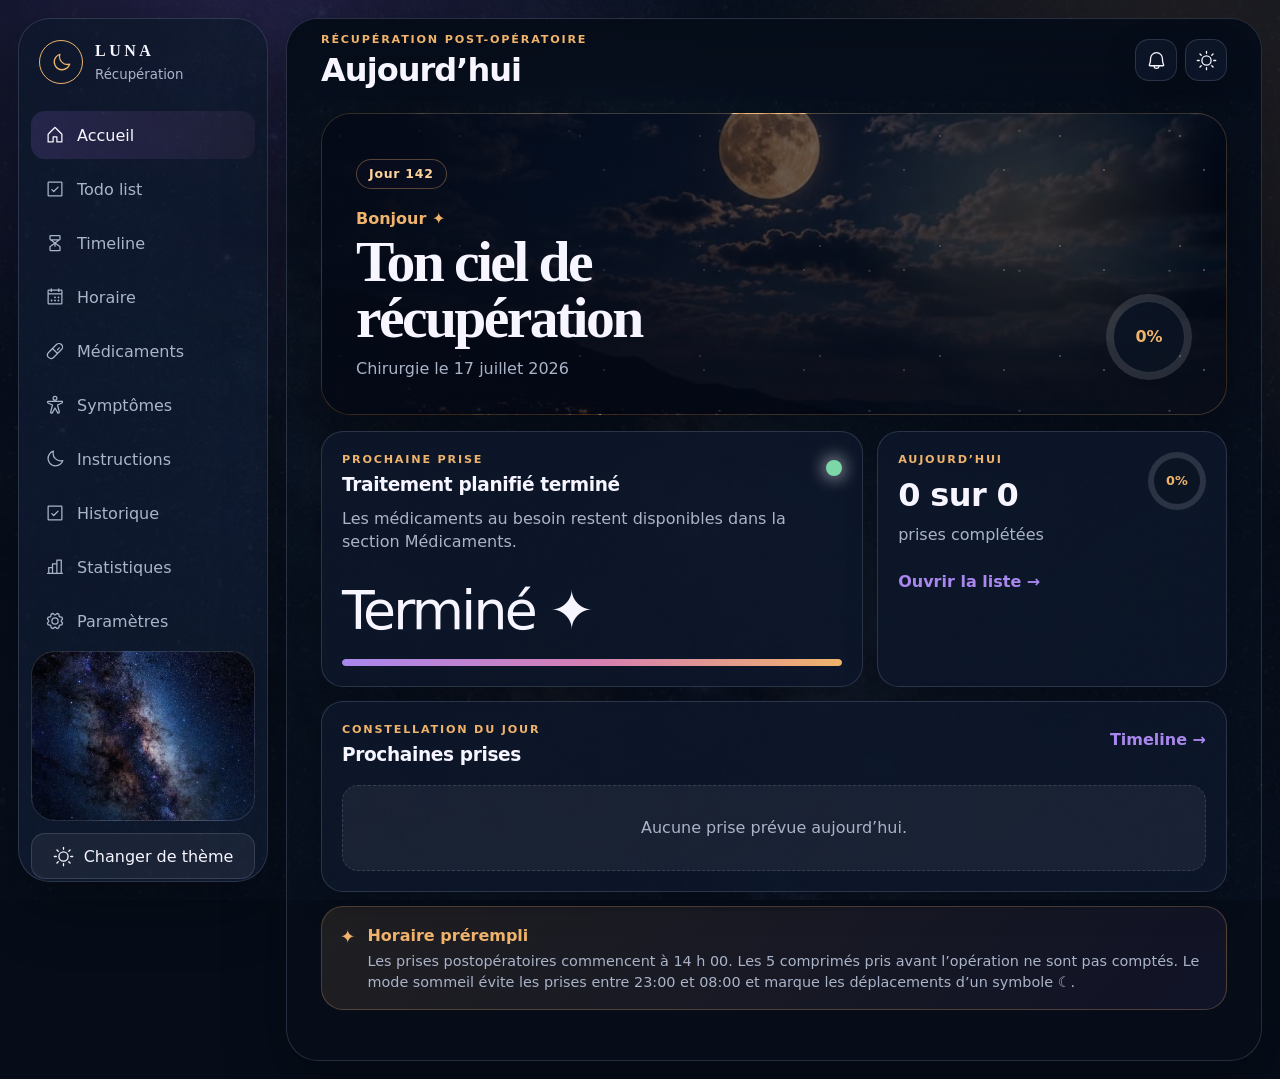
<file: index.html>
<!doctype html>
<html lang="fr" data-theme="dark">
<head>
  <meta charset="utf-8">
  <meta name="viewport" content="width=device-width, initial-scale=1, viewport-fit=cover">
  <meta name="theme-color" content="#07101f">
  <meta name="description" content="Luna, suivi de récupération après l'extraction des dents de sagesse.">
  <title>Luna — Récupération post-opératoire</title>
  <link rel="manifest" href="manifest.webmanifest">
  <link rel="icon" href="moon.svg" type="image/svg+xml">
  <link rel="stylesheet" href="styles.css">
</head>
<body>
  <div class="ambient ambient-one" aria-hidden="true"></div>
  <div class="ambient ambient-two" aria-hidden="true"></div>

  <div class="app-layout">
    <aside class="desktop-sidebar" aria-label="Navigation principale">
      <button class="brand" data-nav="dashboard" aria-label="Accueil Luna">
        <span class="brand-orbit"><span class="ui-icon" style="--icon:url('moon.svg')"></span></span>
        <span><strong>LUNA</strong><small>Récupération</small></span>
      </button>
      <nav class="side-nav"></nav>
      <div class="sidebar-art" aria-hidden="true"></div>
      <button class="side-theme" id="desktopThemeToggle">
        <span class="ui-icon theme-icon" style="--icon:url('sun.svg')"></span>
        <span>Changer de thème</span>
      </button>
    </aside>

    <div class="mobile-app">
      <header class="topbar">
        <div class="topbar-copy">
          <p class="eyebrow" id="pageEyebrow">Récupération post-opératoire</p>
          <h1 id="pageTitle">Aujourd’hui</h1>
        </div>
        <div class="topbar-actions">
          <button class="icon-button" id="notificationButton" aria-label="Notifications">
            <span class="ui-icon" style="--icon:url('bell.svg')"></span>
            <span class="notification-dot" id="notificationDot"></span>
          </button>
          <button class="icon-button" id="themeToggle" aria-label="Changer de thème">
            <span class="ui-icon theme-icon" style="--icon:url('sun.svg')"></span>
          </button>
        </div>
      </header>

      <main id="mainContent">
        <section class="view active" data-view="dashboard">
          <article class="hero-card">
            <div class="hero-overlay"></div>
            <div class="hero-content">
              <div>
                <span class="moon-chip" id="recoveryDay">Jour 1</span>
                <p class="hero-kicker" id="dashboardGreeting">Bon après-midi ✦</p>
                <h2>Ton ciel de récupération</h2>
                <p id="surgeryDateText">Chirurgie le 17 juillet 2026</p>
              </div>
              <div class="orbit-progress" id="orbitProgress" aria-label="Progression du traitement">
                <span id="progressPercent">0%</span>
              </div>
            </div>
          </article>

          <section class="dashboard-grid">
            <article class="card next-dose-card">
              <div class="card-heading">
                <div>
                  <p class="section-label">Prochaine prise</p>
                  <h3 id="nextDoseName">Chargement…</h3>
                </div>
                <span class="med-orb" id="nextDoseOrb"></span>
              </div>
              <p class="dose-detail" id="nextDoseDetail">—</p>
              <div class="countdown" id="countdown">—</div>
              <div class="progress-track"><span id="nextDoseProgress"></span></div>
              <button class="primary-button compact" id="takeNextDoseButton" hidden>
                <span class="ui-icon" style="--icon:url('check-square.svg')"></span>
                Marquer comme prise
              </button>
            </article>

            <article class="card today-card">
              <div class="card-heading">
                <div>
                  <p class="section-label">Aujourd’hui</p>
                  <h3><span id="todayDone">0</span> sur <span id="todayTotal">0</span></h3>
                </div>
                <div class="mini-ring" id="todayRing"><span id="todayPercent">0%</span></div>
              </div>
              <p class="muted">prises complétées</p>
              <button class="text-button" data-nav="todo">Ouvrir la liste <span>→</span></button>
            </article>
          </section>

          <article class="card schedule-preview-card">
            <div class="card-heading">
              <div>
                <p class="section-label">Constellation du jour</p>
                <h3>Prochaines prises</h3>
              </div>
              <button class="text-button" data-nav="timeline">Timeline →</button>
            </div>
            <div id="dashboardTasks" class="dashboard-tasks"></div>
          </article>

          <article class="safety-card">
            <span class="safety-icon">✦</span>
            <div>
              <strong>Horaire prérempli</strong>
              <p id="safetyScheduleText">Les prises postopératoires commencent à 14 h. Les 5 comprimés pris avant l’opération ne sont pas comptés. Le mode sommeil évite les prises entre 23 h et 8 h et marque chaque déplacement d’un symbole ☾.</p>
            </div>
          </article>
        </section>

        <section class="view" data-view="todo">
          <div class="view-heading">
            <div>
              <p class="section-label">Vue quotidienne</p>
              <h2>Todo list</h2>
            </div>
            <div class="date-switcher">
              <button data-date-step="-1" data-date-target="todoDate" aria-label="Jour précédent">‹</button>
              <input type="date" id="todoDate">
              <button data-date-step="1" data-date-target="todoDate" aria-label="Jour suivant">›</button>
            </div>
          </div>
          <div class="segmented" id="todoFilters">
            <button class="active" data-filter="all">Tout</button>
            <button data-filter="pending">À faire</button>
            <button data-filter="done">Complétées</button>
          </div>
          <div id="todoSummary" class="summary-strip"></div>
          <div id="todoList" class="task-list"></div>
        </section>

        <section class="view" data-view="timeline">
          <div class="view-heading">
            <div>
              <p class="section-label">Vue chronologique</p>
              <h2>Timeline</h2>
            </div>
            <div class="date-switcher">
              <button data-date-step="-1" data-date-target="timelineDate" aria-label="Jour précédent">‹</button>
              <input type="date" id="timelineDate">
              <button data-date-step="1" data-date-target="timelineDate" aria-label="Jour suivant">›</button>
            </div>
          </div>
          <article class="card timeline-card">
            <div class="timeline-scroll" id="timelineScroll">
              <div id="timeline" class="horizontal-timeline"></div>
            </div>
          </article>
          <div id="timelineDetails" class="timeline-details"></div>
        </section>

        <section class="view" data-view="schedule">
          <div class="view-heading">
            <div>
              <p class="section-label">Vue globale</p>
              <h2>Calendrier / horaire</h2>
            </div>
            <span class="date-badge" id="trackingDaysBadge">6 jours</span>
          </div>
          <div id="scheduleDays" class="day-tabs"></div>
          <article class="card schedule-card">
            <div class="schedule-date-title" id="scheduleDateTitle"></div>
            <div id="scheduleGrid" class="schedule-grid"></div>
          </article>
        </section>

        <section class="view" data-view="meds">
          <div class="view-heading">
            <div>
              <p class="section-label">Traitement</p>
              <h2>Médicaments</h2>
            </div>
            <button id="openMedicationModal" class="round-add" aria-label="Ajouter un médicament">
              <span class="ui-icon" style="--icon:url('plus.svg')"></span>
            </button>
          </div>
          <div class="med-legend">
            <span><i class="status-dot active"></i> Actif</span>
            <span><i class="status-dot prn"></i> Au besoin après 48 h</span>
          </div>
          <div id="medicationCards" class="medication-grid"></div>
        </section>

        <section class="view" data-view="symptoms">
          <div class="view-heading">
            <div>
              <p class="section-label">Suivi quotidien</p>
              <h2>Symptômes</h2>
            </div>
            <input type="date" id="symptomDate" class="compact-date">
          </div>
          <article class="card symptoms-card">
            <div id="symptomControls"></div>
            <button id="saveSymptoms" class="primary-button full">Enregistrer les symptômes</button>
          </article>
          <h3 class="subsection-title">Évolution</h3>
          <div id="symptomHistory" class="history-list"></div>
        </section>

        <section class="view" data-view="instructions">
          <div class="view-heading">
            <div>
              <p class="section-label">Après l’opération</p>
              <h2>Instructions</h2>
            </div>
          </div>
          <div class="instruction-hero">
            <div>
              <span>☾</span>
              <h3>Doucement, un jour à la fois</h3>
              <p>Les consignes fournies pour ta récupération sont regroupées ici.</p>
            </div>
          </div>
          <div class="instruction-grid">
            <article class="instruction-card"><span class="instruction-symbol">◌</span><div><h3>Aliments mous</h3><p>Choisis des aliments mous, pas trop chauds, pas trop froids et non épicés.</p></div></article>
            <article class="instruction-card"><span class="instruction-symbol">∅</span><div><h3>Pas de paille</h3><p>Évite toute succion, y compris boire avec une paille.</p></div></article>
            <article class="instruction-card"><span class="instruction-symbol">×</span><div><h3>Ne pas cracher</h3><p>Évite de cracher afin de ne pas déranger le caillot.</p></div></article>
            <article class="instruction-card"><span class="instruction-symbol">≈</span><div><h3>Rinçage doux</h3><p>Ne rince pas vigoureusement. Suis l’heure de début donnée par ta clinique.</p></div></article>
            <article class="instruction-card"><span class="instruction-symbol">☽</span><div><h3>Repos</h3><p>Repose-toi et évite les efforts physiques importants pendant la récupération initiale.</p></div></article>
            <article class="instruction-card alert"><span class="instruction-symbol">!</span><div><h3>Quand appeler</h3><p>Communique avec ta clinique ou un service de santé en cas de difficulté à respirer, réaction allergique, saignement important persistant, fièvre persistante ou douleur qui s’aggrave fortement.</p></div></article>
          </div>
        </section>

        <section class="view" data-view="history">
          <div class="view-heading"><div><p class="section-label">Journal automatique</p><h2>Historique</h2></div></div>
          <div id="doseHistory" class="history-list"></div>
        </section>

        <section class="view" data-view="stats">
          <div class="view-heading"><div><p class="section-label">Résumé</p><h2>Statistiques</h2></div></div>
          <div class="stats-grid">
            <article class="card stat-card"><span class="stat-icon"><span class="ui-icon" style="--icon:url('check-square.svg')"></span></span><p>Prises complétées</p><strong id="statCompleted">0</strong></article>
            <article class="card stat-card"><span class="stat-icon"><span class="ui-icon" style="--icon:url('hourglass-medium.svg')"></span></span><p>Prises restantes</p><strong id="statRemaining">0</strong></article>
            <article class="card stat-card wide"><div><p>Adhésion au traitement</p><strong id="statRate">0%</strong></div><div class="large-ring" id="statRing"><span id="statRingLabel">0%</span></div></article>
            <article class="card stat-card wide"><div><p>Progression des 6 jours</p><strong id="statTreatment">0%</strong></div><div class="phase-track"><span id="treatmentBar"></span></div></article>
          </div>
        </section>

        <section class="view" data-view="settings">
          <div class="view-heading"><div><p class="section-label">Personnalisation</p><h2>Paramètres</h2></div></div>
          <div class="settings-stack">
            <article class="card settings-section">
              <h3>Horaire</h3>
              <label>Date de la chirurgie<input type="date" id="surgeryDate"></label>
              <label>Première dose postopératoire d’acétaminophène<input type="time" id="firstPainDoseTime"></label>
              <label>Durée du suivi<input type="number" id="trackingDays" min="1" max="30"><span class="field-suffix">jours</span></label>
              <button id="saveScheduleSettings" class="primary-button full">Recalculer l’horaire</button>
            </article>
            <article class="card settings-section sleep-settings-card">
              <div class="settings-title-row">
                <div><p class="section-label">Mode sommeil</p><h3>Protéger ta nuit</h3></div>
                <span class="sleep-moon">☾</span>
              </div>
              <div class="sleep-time-grid">
                <label>Coucher<input type="time" id="sleepStart"></label>
                <label>Réveil<input type="time" id="sleepEnd"></label>
              </div>
              <button id="avoidSleepToggle" class="setting-row sleep-toggle-row" type="button">
                <span><span class="ui-icon" style="--icon:url('moon.svg')"></span> Éviter les prises pendant le sommeil</span>
                <span class="switch" id="sleepSwitch"><i></i></span>
              </button>
              <p class="sleep-status" id="sleepStatusText">Actif</p>
              <p class="setting-note">Une prise qui tomberait pendant ton sommeil est déplacée au réveil et marquée ☾. Les heures inscrites par ton chirurgien ou ton pharmacien restent prioritaires.</p>
              <button id="saveSleepSettings" class="secondary-button full sleep-save-button" type="button">Appliquer mes heures de sommeil</button>
            </article>
            <article class="card settings-section">
              <h3>Apparence</h3>
              <button id="settingsThemeToggle" class="setting-row"><span><span class="ui-icon" style="--icon:url('moon.svg')"></span> Mode clair / sombre</span><span class="switch" id="themeSwitch"><i></i></span></button>
            </article>
            <article class="card settings-section">
              <h3>Notifications</h3>
              <button id="settingsNotificationToggle" class="setting-row"><span><span class="ui-icon" style="--icon:url('bell.svg')"></span> Rappels dans le navigateur</span><span class="switch" id="notificationSwitch"><i></i></span></button>
              <p class="setting-note">Les notifications web sont surtout fiables lorsque l’application est ouverte. Le navigateur peut appliquer ses propres restrictions.</p>
            </article>
            <article class="card settings-section">
              <h3>Données</h3>
              <button id="exportData" class="setting-row"><span>Exporter mes données</span><span>›</span></button>
              <label class="setting-row file-row"><span>Importer mes données</span><span>›</span><input id="importData" type="file" accept="application/json" hidden></label>
              <button id="resetData" class="setting-row danger-row"><span>Réinitialiser l’application</span><span>›</span></button>
              <p class="setting-note">Les données sont enregistrées séparément sur chaque appareil.</p>
            </article>
          </div>
        </section>
      </main>

      <nav class="bottom-nav" aria-label="Navigation mobile">
        <button class="nav-item active" data-nav="dashboard"><span class="ui-icon" style="--icon:url('house.svg')"></span><small>Accueil</small></button>
        <button class="nav-item" data-nav="todo"><span class="ui-icon" style="--icon:url('check-square.svg')"></span><small>Todo</small></button>
        <button class="nav-item" data-nav="timeline"><span class="ui-icon" style="--icon:url('hourglass-medium.svg')"></span><small>Timeline</small></button>
        <button class="nav-item" data-nav="schedule"><span class="ui-icon" style="--icon:url('calendar-dots.svg')"></span><small>Horaire</small></button>
        <button class="nav-item" id="moreNav"><span class="more-dots">•••</span><small>Plus</small></button>
      </nav>
    </div>
  </div>

  <div id="moreSheet" class="sheet-backdrop" hidden>
    <div class="bottom-sheet" role="dialog" aria-modal="true" aria-label="Autres sections">
      <div class="sheet-handle"></div>
      <div class="sheet-header"><div><p class="section-label">Navigation</p><h2>Plus</h2></div><button class="icon-button" id="closeMoreSheet">×</button></div>
      <div class="more-grid">
        <button data-nav="meds"><span class="ui-icon" style="--icon:url('pill.svg')"></span><span>Médicaments</span></button>
        <button data-nav="symptoms"><span class="ui-icon" style="--icon:url('person-arms-spread.svg')"></span><span>Symptômes</span></button>
        <button data-nav="instructions"><span class="moon-glyph">☾</span><span>Instructions</span></button>
        <button data-nav="history"><span class="ui-icon" style="--icon:url('check-square.svg')"></span><span>Historique</span></button>
        <button data-nav="stats"><span class="ui-icon" style="--icon:url('chart-bar.svg')"></span><span>Statistiques</span></button>
        <button data-nav="settings"><span class="ui-icon" style="--icon:url('gear.svg')"></span><span>Paramètres</span></button>
      </div>
    </div>
  </div>

  <dialog id="medicationModal" class="med-dialog">
    <form id="medicationForm" class="med-form">
      <div class="dialog-header">
        <div><p class="section-label">Traitement</p><h2 id="medDialogTitle">Ajouter un médicament</h2></div>
        <button type="button" class="icon-button" id="closeMedicationModal">×</button>
      </div>
      <input type="hidden" id="medId">
      <div class="form-grid">
        <label class="span-two">Nom du médicament<input id="medName" required placeholder="Ex. Amoxicilline"></label>
        <label>Dose / concentration<input id="medStrength" required placeholder="Ex. 500 mg"></label>
        <label>Quantité par prise<input id="medQuantity" required placeholder="Ex. 1 comprimé"></label>
        <label>Date de début<input id="medStartDate" type="date" required></label>
        <label>Date de fin<input id="medEndDate" type="date" required></label>
        <label class="span-two">Type d’horaire<select id="medScheduleType"><option value="fixed">Heures fixes chaque jour</option><option value="prn">Au besoin, sans rappel fixe</option></select></label>
        <label class="span-two" id="medTimesField">Heures, séparées par des virgules<input id="medTimes" placeholder="08:00, 16:00, 22:00"></label>
        <label class="span-two" id="medSleepPolicyField">Comportement pendant le sommeil<select id="medSleepPolicy"><option value="global">Utiliser le réglage global</option><option value="avoid">Toujours éviter les heures de sommeil</option><option value="strict">Respecter les heures exactes, même la nuit</option></select></label>
        <label class="span-two">Consignes<textarea id="medInstructions" rows="3" placeholder="Avec nourriture, durée, précautions..."></textarea></label>
        <fieldset class="color-picker span-two">
          <legend>Couleur</legend>
          <label><input type="radio" name="medColor" value="#f6ae63" checked><span style="--swatch:#f6ae63"></span></label>
          <label><input type="radio" name="medColor" value="#d17db1"><span style="--swatch:#d17db1"></span></label>
          <label><input type="radio" name="medColor" value="#8d72d9"><span style="--swatch:#8d72d9"></span></label>
          <label><input type="radio" name="medColor" value="#78b8c7"><span style="--swatch:#78b8c7"></span></label>
          <label><input type="radio" name="medColor" value="#e7786b"><span style="--swatch:#e7786b"></span></label>
        </fieldset>
      </div>
      <button class="primary-button full" type="submit">Enregistrer</button>
    </form>
  </dialog>

  <div id="toast" class="toast" role="status" aria-live="polite"></div>
  <script src="app.js"></script>
</body>
</html>
</file>
<file: styles.css>
:root {
  color-scheme: dark;
  --bg: #060d19;
  --bg-soft: #0a1323;
  --surface: rgba(13, 23, 42, 0.88);
  --surface-solid: #0d172a;
  --surface-2: rgba(24, 35, 58, 0.82);
  --surface-3: rgba(255, 255, 255, 0.055);
  --border: rgba(184, 196, 222, 0.18);
  --border-strong: rgba(209, 190, 255, 0.3);
  --text: #f7f5ff;
  --muted: #aab4c9;
  --subtle: #7e8ba6;
  --accent: #a987ee;
  --accent-2: #d67fb4;
  --gold: #efb36b;
  --success: #7cd7a8;
  --danger: #ff8c91;
  --shadow: 0 24px 60px rgba(0, 0, 0, 0.34);
  --soft-shadow: 0 12px 32px rgba(0, 0, 0, 0.22);
  --radius-xl: 30px;
  --radius-lg: 22px;
  --radius-md: 16px;
  --radius-sm: 12px;
  --topbar-h: 82px;
  --nav-h: 78px;
  --icon-color: currentColor;
  --hero-image: url('moon-lake.jpg');
  --page-art: url('milky-way.webp');
  --texture-art: url('star-nebula.webp');
}

html[data-theme="light"] {
  color-scheme: light;
  --bg: #edf2f7;
  --bg-soft: #e5edf5;
  --surface: rgba(255, 255, 255, 0.88);
  --surface-solid: #ffffff;
  --surface-2: rgba(239, 245, 251, 0.94);
  --surface-3: rgba(31, 50, 83, 0.055);
  --border: rgba(50, 73, 108, 0.14);
  --border-strong: rgba(111, 91, 176, 0.22);
  --text: #14233b;
  --muted: #66758d;
  --subtle: #8694a9;
  --accent: #7358bd;
  --accent-2: #b85f94;
  --gold: #b6782e;
  --success: #2d9768;
  --danger: #cc4f5a;
  --shadow: 0 24px 60px rgba(53, 71, 104, 0.16);
  --soft-shadow: 0 12px 28px rgba(53, 71, 104, 0.12);
  --hero-image: url('watercolor-stars.jpg');
  --page-art: url('watercolor-stars.jpg');
  --texture-art: url('star-nebula.webp');
}

* { box-sizing: border-box; }
[hidden] { display: none !important; }

html { min-height: 100%; background: var(--bg); scroll-behavior: smooth; }

body {
  margin: 0;
  min-height: 100vh;
  background:
    radial-gradient(circle at 18% -5%, rgba(130, 90, 210, 0.22), transparent 32%),
    radial-gradient(circle at 92% 8%, rgba(235, 163, 101, 0.12), transparent 28%),
    var(--bg);
  color: var(--text);
  font-family: Inter, ui-sans-serif, system-ui, -apple-system, BlinkMacSystemFont, "Segoe UI", sans-serif;
  line-height: 1.45;
  overflow-x: hidden;
}

button, input, select, textarea { font: inherit; }
button { color: inherit; }
button, label, input, select, textarea { -webkit-tap-highlight-color: transparent; }
button { cursor: pointer; }

.ambient {
  position: fixed;
  pointer-events: none;
  inset: auto;
  border-radius: 999px;
  filter: blur(70px);
  opacity: .35;
  z-index: -2;
}
.ambient-one { width: 340px; height: 340px; background: #6241ad; top: 15%; left: -180px; }
.ambient-two { width: 280px; height: 280px; background: #c06d9f; bottom: 8%; right: -150px; opacity: .2; }
html[data-theme="light"] .ambient { opacity: .12; }

.app-layout {
  width: min(100%, 1440px);
  min-height: 100vh;
  margin: 0 auto;
}

.mobile-app {
  min-height: 100vh;
  position: relative;
  background:
    linear-gradient(180deg, rgba(6, 13, 25, .15), var(--bg) 42%),
    var(--bg);
}

.mobile-app::before {
  content: "";
  position: fixed;
  inset: 0;
  pointer-events: none;
  opacity: .08;
  background-image: var(--page-art);
  background-size: cover;
  background-position: center;
  mix-blend-mode: screen;
  z-index: 0;
}
html[data-theme="light"] .mobile-app::before { opacity: .1; mix-blend-mode: multiply; }

.topbar {
  position: sticky;
  top: 0;
  z-index: 50;
  height: var(--topbar-h);
  display: flex;
  align-items: center;
  justify-content: space-between;
  padding: calc(12px + env(safe-area-inset-top)) 18px 12px;
  background: linear-gradient(180deg, rgba(6, 13, 25, .96), rgba(6, 13, 25, .76), transparent);
  backdrop-filter: blur(16px);
}
html[data-theme="light"] .topbar {
  background: linear-gradient(180deg, rgba(237, 242, 247, .97), rgba(237, 242, 247, .82), transparent);
}

.topbar-copy { min-width: 0; }
.eyebrow, .section-label {
  margin: 0 0 4px;
  color: var(--gold);
  text-transform: uppercase;
  letter-spacing: .16em;
  font-size: .7rem;
  font-weight: 700;
}
.topbar h1, .view-heading h2, .dialog-header h2, .sheet-header h2 {
  margin: 0;
  font-size: clamp(1.35rem, 4vw, 2rem);
  line-height: 1.1;
  letter-spacing: -.03em;
}
.topbar-actions { display: flex; gap: 8px; }
.icon-button {
  width: 42px;
  height: 42px;
  border-radius: 14px;
  border: 1px solid var(--border);
  background: var(--surface);
  display: inline-grid;
  place-items: center;
  box-shadow: var(--soft-shadow);
  position: relative;
}
.icon-button:hover { border-color: var(--border-strong); transform: translateY(-1px); }
.notification-dot {
  width: 7px;
  height: 7px;
  border-radius: 999px;
  background: var(--accent-2);
  position: absolute;
  top: 9px;
  right: 9px;
  box-shadow: 0 0 0 3px var(--surface-solid);
}
.notification-dot.off { display: none; }

.ui-icon {
  width: 21px;
  height: 21px;
  display: inline-block;
  background: currentColor;
  -webkit-mask: var(--icon) center / contain no-repeat;
  mask: var(--icon) center / contain no-repeat;
  flex: 0 0 auto;
}

main {
  position: relative;
  z-index: 1;
  width: 100%;
  max-width: 920px;
  margin: 0 auto;
  padding: 8px 16px calc(var(--nav-h) + 32px + env(safe-area-inset-bottom));
}

.view { display: none; animation: viewIn .28s ease both; }
.view.active { display: block; }
@keyframes viewIn { from { opacity: 0; transform: translateY(8px); } to { opacity: 1; transform: none; } }

.card {
  background: linear-gradient(145deg, var(--surface), color-mix(in srgb, var(--surface-solid) 86%, transparent));
  border: 1px solid var(--border);
  border-radius: var(--radius-lg);
  box-shadow: var(--soft-shadow);
  backdrop-filter: blur(18px);
}

.hero-card {
  min-height: 250px;
  border-radius: var(--radius-xl);
  overflow: hidden;
  position: relative;
  background-image: var(--hero-image);
  background-size: cover;
  background-position: center 42%;
  box-shadow: var(--shadow);
  border: 1px solid rgba(239, 179, 107, .22);
}
.hero-card::after {
  content: "";
  position: absolute;
  inset: 0;
  background:
    radial-gradient(circle at 78% 28%, rgba(255, 209, 143, .15), transparent 26%),
    linear-gradient(90deg, rgba(5, 10, 24, .92) 0%, rgba(5, 10, 24, .58) 58%, rgba(5, 10, 24, .35) 100%);
}
html[data-theme="light"] .hero-card::after {
  background: linear-gradient(90deg, rgba(244, 248, 252, .96) 0%, rgba(244, 248, 252, .76) 57%, rgba(244, 248, 252, .3) 100%);
}
.hero-overlay {
  position: absolute;
  inset: 0;
  background-image: radial-gradient(circle at 15% 20%, rgba(255,255,255,.9) 0 1px, transparent 1.5px), radial-gradient(circle at 65% 12%, rgba(255,255,255,.7) 0 1px, transparent 1.4px), radial-gradient(circle at 82% 56%, rgba(255,255,255,.9) 0 1px, transparent 1.3px);
  background-size: 120px 110px, 150px 140px, 100px 100px;
  opacity: .45;
}
.hero-content {
  position: relative;
  z-index: 2;
  min-height: 250px;
  padding: 26px;
  display: flex;
  align-items: flex-end;
  justify-content: space-between;
  gap: 18px;
}
.hero-kicker { margin: 18px 0 4px; color: var(--gold); font-weight: 700; }
.hero-content h2 {
  max-width: 420px;
  margin: 0;
  font-family: Georgia, "Times New Roman", serif;
  font-size: clamp(2rem, 7vw, 3.6rem);
  line-height: .98;
  letter-spacing: -.045em;
}
.hero-content p:last-child { margin: 10px 0 0; color: var(--muted); }
.moon-chip, .date-badge {
  display: inline-flex;
  align-items: center;
  min-height: 30px;
  padding: 0 12px;
  border-radius: 999px;
  border: 1px solid rgba(239, 179, 107, .34);
  background: rgba(11, 17, 33, .46);
  color: #ffd59d;
  font-size: .78rem;
  font-weight: 800;
  letter-spacing: .06em;
  backdrop-filter: blur(8px);
}
html[data-theme="light"] .moon-chip { background: rgba(255,255,255,.7); color: #84531b; }
.orbit-progress, .mini-ring, .large-ring {
  --progress: 0deg;
  position: relative;
  border-radius: 50%;
  display: grid;
  place-items: center;
  background: conic-gradient(var(--gold) var(--progress), rgba(255,255,255,.13) 0);
}
.orbit-progress { width: 86px; height: 86px; flex: 0 0 auto; }
.orbit-progress::before, .mini-ring::before, .large-ring::before {
  content: "";
  position: absolute;
  inset: 7px;
  border-radius: inherit;
  background: rgba(7, 16, 31, .88);
  border: 1px solid var(--border);
}
html[data-theme="light"] .orbit-progress::before,
html[data-theme="light"] .mini-ring::before,
html[data-theme="light"] .large-ring::before { background: rgba(255,255,255,.9); }
.orbit-progress span, .mini-ring span, .large-ring span { position: relative; z-index: 1; font-weight: 800; color: var(--gold); }

.dashboard-grid {
  display: grid;
  gap: 14px;
  margin-top: 16px;
}
.next-dose-card, .today-card, .schedule-preview-card { padding: 20px; }
.card-heading {
  display: flex;
  align-items: flex-start;
  justify-content: space-between;
  gap: 16px;
}
.card-heading h3 { margin: 0; font-size: 1.16rem; letter-spacing: -.02em; }
.med-orb {
  width: 16px;
  height: 16px;
  border-radius: 50%;
  background: var(--accent);
  box-shadow: 0 0 18px currentColor;
  margin-top: 8px;
}
.dose-detail { margin: 8px 0 0; color: var(--muted); }
.countdown {
  margin: 18px 0 10px;
  font-size: clamp(2rem, 10vw, 3.35rem);
  font-weight: 300;
  letter-spacing: -.05em;
  font-variant-numeric: tabular-nums;
}
.progress-track, .phase-track {
  height: 7px;
  border-radius: 999px;
  background: var(--surface-3);
  overflow: hidden;
}
.progress-track span, .phase-track span {
  display: block;
  height: 100%;
  width: 0;
  border-radius: inherit;
  background: linear-gradient(90deg, var(--accent), var(--accent-2), var(--gold));
  transition: width .45s ease;
}
.primary-button, .secondary-button, .text-button, .round-add {
  border: 0;
  transition: transform .18s ease, filter .18s ease, opacity .18s ease;
}
.primary-button {
  min-height: 48px;
  border-radius: 15px;
  padding: 0 18px;
  background: linear-gradient(100deg, #7556c4, #a06bd6, #bd6fa2);
  color: white;
  font-weight: 800;
  letter-spacing: .01em;
  box-shadow: 0 12px 28px rgba(126, 83, 197, .28);
  display: inline-flex;
  align-items: center;
  justify-content: center;
  gap: 10px;
}
.primary-button:hover, .round-add:hover { filter: brightness(1.08); transform: translateY(-1px); }
.primary-button.compact { min-height: 42px; margin-top: 18px; }
.primary-button.full { width: 100%; }
.text-button { background: transparent; color: var(--accent); padding: 6px 0; font-weight: 800; }
.muted { color: var(--muted); margin: 4px 0 18px; }
.today-card h3 { font-size: 2rem; }
.mini-ring { width: 58px; height: 58px; --progress: 0deg; }
.mini-ring::before { inset: 5px; }
.mini-ring span { font-size: .8rem; }

.schedule-preview-card { margin-top: 14px; }
.dashboard-tasks { display: grid; gap: 10px; margin-top: 16px; }
.preview-task {
  display: grid;
  grid-template-columns: 54px 10px 1fr auto;
  align-items: center;
  gap: 10px;
  padding: 12px 0;
  border-top: 1px solid var(--border);
}
.preview-task:first-child { border-top: 0; }
.preview-task time { font-weight: 800; font-variant-numeric: tabular-nums; }
.preview-task .dot { width: 9px; height: 9px; border-radius: 50%; background: var(--med-color); box-shadow: 0 0 12px color-mix(in srgb, var(--med-color) 75%, transparent); }
.preview-task strong { display: block; font-size: .95rem; }
.preview-task small { color: var(--muted); }
.preview-task.done { opacity: .55; }
.preview-task .status-glyph { color: var(--success); font-weight: 900; }
.safety-card {
  margin-top: 14px;
  padding: 17px 18px;
  border: 1px solid rgba(239,179,107,.26);
  border-radius: var(--radius-lg);
  background: linear-gradient(135deg, rgba(239,179,107,.11), rgba(148,102,208,.08));
  display: flex;
  gap: 12px;
}
.safety-card strong { color: var(--gold); }
.safety-card p { margin: 4px 0 0; color: var(--muted); font-size: .9rem; }
.safety-icon { color: var(--gold); font-size: 1.15rem; }

.view-heading {
  display: flex;
  align-items: center;
  justify-content: space-between;
  gap: 14px;
  margin: 4px 0 18px;
}
.date-switcher {
  display: grid;
  grid-template-columns: 34px minmax(120px, 1fr) 34px;
  align-items: center;
  border: 1px solid var(--border);
  background: var(--surface);
  border-radius: 14px;
  overflow: hidden;
}
.date-switcher button { height: 38px; border: 0; background: transparent; font-size: 1.25rem; }
.date-switcher input, .compact-date {
  border: 0;
  background: transparent;
  color: var(--text);
  min-width: 0;
  height: 38px;
  padding: 0 4px;
  font-size: .83rem;
}
.compact-date { border: 1px solid var(--border); border-radius: 13px; padding: 0 10px; background: var(--surface); }
input::-webkit-calendar-picker-indicator { filter: invert(1); opacity: .7; }
html[data-theme="light"] input::-webkit-calendar-picker-indicator { filter: none; }

.segmented {
  display: grid;
  grid-template-columns: repeat(3, 1fr);
  gap: 4px;
  padding: 4px;
  border: 1px solid var(--border);
  background: var(--surface);
  border-radius: 15px;
  margin-bottom: 14px;
}
.segmented button { min-height: 37px; border: 0; border-radius: 11px; background: transparent; color: var(--muted); }
.segmented button.active { background: linear-gradient(90deg, var(--accent), var(--accent-2)); color: white; font-weight: 800; box-shadow: 0 8px 20px rgba(119,83,190,.24); }
.summary-strip {
  display: flex;
  justify-content: space-between;
  align-items: center;
  padding: 12px 14px;
  border-radius: 14px;
  background: var(--surface-3);
  color: var(--muted);
  font-size: .88rem;
  margin-bottom: 12px;
}
.task-list { display: grid; gap: 10px; }
.task-item {
  display: grid;
  grid-template-columns: auto 58px 1fr auto;
  align-items: center;
  gap: 12px;
  min-height: 76px;
  padding: 13px 14px;
  border: 1px solid var(--border);
  border-radius: var(--radius-md);
  background: var(--surface);
  box-shadow: var(--soft-shadow);
  position: relative;
  overflow: hidden;
}
.task-item::before { content: ""; position: absolute; left: 0; top: 0; bottom: 0; width: 3px; background: var(--med-color); }
.task-item.overdue { border-color: color-mix(in srgb, var(--danger) 45%, var(--border)); }
.task-item.done { opacity: .58; }
.task-item.done .task-title { text-decoration: line-through; }
.task-check {
  appearance: none;
  width: 23px;
  height: 23px;
  border-radius: 7px;
  border: 1.5px solid color-mix(in srgb, var(--med-color) 75%, white);
  background: transparent;
  display: grid;
  place-items: center;
}
.task-check:checked { background: var(--med-color); border-color: var(--med-color); }
.task-check:checked::after { content: "✓"; color: #08111f; font-weight: 900; font-size: .86rem; }
.task-time { font-weight: 800; font-variant-numeric: tabular-nums; }
.task-title { font-weight: 800; }
.task-meta { color: var(--muted); font-size: .83rem; margin-top: 2px; }
.task-badge { font-size: .72rem; color: var(--muted); border: 1px solid var(--border); border-radius: 999px; padding: 4px 8px; white-space: nowrap; }

.timeline-card { padding: 18px 10px 22px; overflow: hidden; }
.timeline-scroll { overflow-x: auto; scrollbar-width: thin; padding: 8px 10px 16px; }
.horizontal-timeline {
  min-width: max-content;
  display: flex;
  align-items: flex-start;
  padding: 28px 18px 12px;
  position: relative;
}
.horizontal-timeline::before {
  content: "";
  position: absolute;
  top: 60px;
  left: 46px;
  right: 46px;
  height: 2px;
  background: linear-gradient(90deg, var(--accent), var(--accent-2), var(--gold));
  opacity: .45;
}
.timeline-node {
  width: 142px;
  position: relative;
  text-align: center;
  z-index: 1;
}
.timeline-node time { display: block; font-weight: 800; margin-bottom: 15px; }
.timeline-node button {
  width: 22px;
  height: 22px;
  border-radius: 50%;
  border: 3px solid var(--surface-solid);
  background: var(--med-color);
  box-shadow: 0 0 0 2px var(--med-color), 0 0 18px color-mix(in srgb, var(--med-color) 65%, transparent);
}
.timeline-node.selected button { transform: scale(1.32); }
.timeline-node.done button::after { content: "✓"; color: #07101f; position: absolute; transform: translate(-50%, -53%); font-size: .68rem; font-weight: 900; }
.timeline-node .node-name { display: block; margin-top: 16px; max-width: 126px; font-size: .8rem; color: var(--muted); }
.timeline-node.selected .node-name { color: var(--text); font-weight: 700; }
.timeline-details { margin-top: 14px; }
.timeline-detail-card { padding: 18px; }
.timeline-detail-card .detail-top { display: flex; justify-content: space-between; gap: 12px; }
.timeline-detail-card h3 { margin: 0; }
.timeline-detail-card p { color: var(--muted); }
.timeline-detail-card .detail-time { color: var(--gold); font-size: 1.3rem; font-weight: 800; }

.day-tabs {
  display: flex;
  gap: 10px;
  overflow-x: auto;
  padding: 2px 2px 12px;
  scrollbar-width: none;
}
.day-tabs::-webkit-scrollbar { display: none; }
.day-tab {
  min-width: 74px;
  min-height: 74px;
  padding: 8px;
  border-radius: 24px;
  border: 1px solid var(--border);
  background: var(--surface);
  color: var(--muted);
}
.day-tab strong { display: block; color: var(--text); font-size: .95rem; }
.day-tab small { font-size: .72rem; }
.day-tab.active { border-color: var(--gold); color: var(--gold); box-shadow: 0 0 0 1px rgba(239,179,107,.18), 0 12px 24px rgba(0,0,0,.16); }
.day-tab.active strong { color: var(--gold); }
.schedule-card { padding: 18px; }
.schedule-date-title { font-weight: 800; color: var(--gold); margin-bottom: 12px; }
.schedule-grid { display: grid; gap: 0; }
.schedule-row {
  display: grid;
  grid-template-columns: 60px 18px 1fr auto;
  gap: 10px;
  align-items: stretch;
  min-height: 72px;
}
.schedule-row time { padding-top: 13px; font-weight: 800; font-variant-numeric: tabular-nums; }
.schedule-line { position: relative; display: flex; justify-content: center; }
.schedule-line::after { content: ""; position: absolute; top: 0; bottom: 0; width: 1px; background: var(--border); }
.schedule-line i { width: 10px; height: 10px; border-radius: 50%; background: var(--med-color); margin-top: 18px; z-index: 1; box-shadow: 0 0 12px color-mix(in srgb, var(--med-color) 65%, transparent); }
.schedule-event { padding: 10px 0 13px; border-bottom: 1px solid var(--border); }
.schedule-event strong { display: block; }
.schedule-event small { color: var(--muted); }
.schedule-check { align-self: center; }

.round-add {
  width: 48px;
  height: 48px;
  border-radius: 16px;
  background: linear-gradient(135deg, var(--accent), var(--accent-2));
  color: white;
  display: grid;
  place-items: center;
  box-shadow: 0 12px 24px rgba(119,83,190,.3);
}
.med-legend { display: flex; flex-wrap: wrap; gap: 14px; color: var(--muted); font-size: .78rem; margin-bottom: 13px; }
.med-legend span { display: inline-flex; align-items: center; gap: 7px; }
.status-dot { width: 8px; height: 8px; border-radius: 50%; display: inline-block; }
.status-dot.active { background: var(--success); }
.status-dot.prn { background: var(--gold); }
.medication-grid { display: grid; gap: 12px; }
.med-card { padding: 18px; position: relative; overflow: hidden; }
.med-card::before { content: ""; position: absolute; left: 0; top: 0; bottom: 0; width: 4px; background: var(--med-color); }
.med-card-top { display: grid; grid-template-columns: auto 1fr auto; gap: 12px; align-items: center; }
.med-icon-wrap { width: 44px; height: 44px; border-radius: 15px; display: grid; place-items: center; background: color-mix(in srgb, var(--med-color) 18%, transparent); color: var(--med-color); }
.med-card h3 { margin: 0; font-size: 1.05rem; }
.med-card .med-dose { color: var(--muted); font-size: .85rem; }
.active-pill { border: 1px solid color-mix(in srgb, var(--success) 55%, var(--border)); color: var(--success); padding: 5px 9px; border-radius: 999px; font-size: .72rem; font-weight: 800; }
.med-card .med-summary { margin: 14px 0 8px; }
.med-card .med-instructions { color: var(--muted); font-size: .87rem; margin: 0; }
.med-card-actions { display: flex; gap: 8px; margin-top: 15px; }
.med-card-actions button { flex: 1; min-height: 38px; border-radius: 12px; border: 1px solid var(--border); background: var(--surface-3); }
.med-card-actions .delete-med { color: var(--danger); }

.symptoms-card { padding: 18px; }
.symptom-row { padding: 14px 0; border-bottom: 1px solid var(--border); }
.symptom-row:last-of-type { border-bottom: 0; }
.symptom-label { display: flex; align-items: center; justify-content: space-between; gap: 12px; margin-bottom: 10px; }
.symptom-label span:first-child { display: inline-flex; align-items: center; gap: 10px; font-weight: 800; }
.symptom-icon { width: 34px; height: 34px; border-radius: 12px; display: grid; place-items: center; background: var(--surface-3); color: var(--accent); }
.symptom-value { color: var(--muted); }
input[type="range"] { width: 100%; accent-color: var(--accent); }
.subsection-title { margin: 22px 0 12px; }
.history-list { display: grid; gap: 10px; }
.history-item { padding: 15px 16px; border: 1px solid var(--border); border-radius: var(--radius-md); background: var(--surface); display: flex; justify-content: space-between; align-items: center; gap: 12px; }
.history-item small { color: var(--muted); }
.history-status { width: 30px; height: 30px; border-radius: 50%; display: grid; place-items: center; background: color-mix(in srgb, var(--success) 18%, transparent); color: var(--success); font-weight: 900; }

.instruction-hero {
  min-height: 160px;
  border-radius: var(--radius-xl);
  padding: 22px;
  display: flex;
  align-items: flex-end;
  background:
    linear-gradient(90deg, rgba(7,16,31,.86), rgba(7,16,31,.4)),
    url('celestial-collage.webp') center / cover;
  border: 1px solid var(--border-strong);
  box-shadow: var(--shadow);
}
.instruction-hero span { color: var(--gold); font-size: 1.4rem; }
.instruction-hero h3 { margin: 4px 0; font-family: Georgia, serif; font-size: 1.65rem; }
.instruction-hero p { margin: 0; color: #d8dded; }
.instruction-grid { display: grid; gap: 11px; margin-top: 14px; }
.instruction-card { padding: 16px; border-radius: var(--radius-md); border: 1px solid var(--border); background: var(--surface); display: grid; grid-template-columns: 42px 1fr; gap: 12px; }
.instruction-symbol { width: 42px; height: 42px; border-radius: 14px; display: grid; place-items: center; border: 1px solid var(--border); color: var(--gold); font-weight: 800; }
.instruction-card h3 { margin: 0 0 3px; font-size: 1rem; }
.instruction-card p { margin: 0; color: var(--muted); font-size: .87rem; }
.instruction-card.alert { border-color: color-mix(in srgb, var(--danger) 38%, var(--border)); }
.instruction-card.alert .instruction-symbol { color: var(--danger); }

.stats-grid { display: grid; grid-template-columns: repeat(2, 1fr); gap: 12px; }
.stat-card { padding: 18px; min-height: 150px; display: flex; flex-direction: column; justify-content: space-between; }
.stat-card.wide { grid-column: 1 / -1; min-height: 132px; flex-direction: row; align-items: center; gap: 18px; }
.stat-icon { width: 42px; height: 42px; border-radius: 14px; display: grid; place-items: center; background: var(--surface-3); color: var(--accent); }
.stat-card p { margin: 12px 0 4px; color: var(--muted); }
.stat-card strong { font-size: 2.25rem; line-height: 1; }
.large-ring { width: 90px; height: 90px; flex: 0 0 auto; }
.phase-track { width: min(200px, 48vw); }

.settings-stack { display: grid; gap: 12px; }
.settings-section { padding: 18px; }
.settings-section h3 { margin: 0 0 14px; }
.settings-section label { position: relative; display: block; color: var(--muted); font-size: .85rem; margin-top: 12px; }
.settings-section input, .med-form input, .med-form select, .med-form textarea {
  width: 100%;
  min-height: 47px;
  margin-top: 7px;
  border-radius: 13px;
  border: 1px solid var(--border);
  background: var(--surface-3);
  color: var(--text);
  padding: 0 13px;
  outline: none;
}
.med-form textarea { padding-top: 12px; resize: vertical; }
.settings-section input:focus, .med-form input:focus, .med-form select:focus, .med-form textarea:focus { border-color: var(--accent); box-shadow: 0 0 0 3px color-mix(in srgb, var(--accent) 16%, transparent); }
.field-suffix { position: absolute; right: 13px; bottom: 13px; color: var(--subtle); }
.setting-row {
  width: 100%;
  min-height: 52px;
  border: 0;
  border-top: 1px solid var(--border);
  background: transparent;
  display: flex;
  align-items: center;
  justify-content: space-between;
  gap: 12px;
  text-align: left;
  padding: 0;
}
.setting-row:first-of-type { border-top: 0; }
.setting-row > span:first-child { display: inline-flex; align-items: center; gap: 10px; }
.switch { width: 48px; height: 27px; border-radius: 999px; background: var(--surface-3); border: 1px solid var(--border); padding: 3px; transition: background .2s ease; }
.switch i { width: 19px; height: 19px; border-radius: 50%; background: var(--muted); display: block; transition: transform .2s ease, background .2s ease; }
.switch.on { background: linear-gradient(90deg, var(--accent), var(--accent-2)); }
.switch.on i { transform: translateX(20px); background: white; }
.setting-note { margin: 8px 0 0; color: var(--muted); font-size: .78rem; }
.danger-row { color: var(--danger); }
.file-row { cursor: pointer; }

.bottom-nav {
  position: fixed;
  z-index: 60;
  left: 10px;
  right: 10px;
  bottom: max(10px, env(safe-area-inset-bottom));
  min-height: var(--nav-h);
  display: grid;
  grid-template-columns: repeat(5, 1fr);
  align-items: center;
  padding: 8px 8px 7px;
  border-radius: 24px;
  border: 1px solid var(--border);
  background: color-mix(in srgb, var(--surface-solid) 88%, transparent);
  backdrop-filter: blur(22px);
  box-shadow: 0 18px 46px rgba(0,0,0,.35);
}
.nav-item {
  min-width: 0;
  min-height: 58px;
  border: 0;
  background: transparent;
  color: var(--subtle);
  border-radius: 16px;
  display: flex;
  flex-direction: column;
  align-items: center;
  justify-content: center;
  gap: 4px;
}
.nav-item .ui-icon { width: 21px; height: 21px; }
.nav-item small { font-size: .66rem; }
.nav-item.active { color: #d9c5ff; background: radial-gradient(circle at 50% 75%, rgba(139,94,214,.24), transparent 66%); }
html[data-theme="light"] .nav-item.active { color: var(--accent); }
.nav-item.active .ui-icon { filter: drop-shadow(0 0 8px color-mix(in srgb, var(--accent) 75%, transparent)); }
.more-dots { font-size: 1.4rem; line-height: .6; }

.sheet-backdrop {
  position: fixed;
  inset: 0;
  z-index: 100;
  background: rgba(1,5,12,.65);
  backdrop-filter: blur(8px);
  display: flex;
  align-items: flex-end;
  padding: 16px;
}
.bottom-sheet {
  width: min(100%, 620px);
  margin: 0 auto;
  border-radius: 28px;
  border: 1px solid var(--border-strong);
  background: var(--surface-solid);
  box-shadow: var(--shadow);
  padding: 10px 18px 22px;
  animation: sheetIn .22s ease both;
}
@keyframes sheetIn { from { transform: translateY(40px); opacity: 0; } }
.sheet-handle { width: 44px; height: 5px; border-radius: 99px; background: var(--border-strong); margin: 0 auto 12px; }
.sheet-header { display: flex; align-items: center; justify-content: space-between; }
.more-grid { display: grid; grid-template-columns: repeat(3, 1fr); gap: 10px; margin-top: 16px; }
.more-grid button { min-height: 94px; border: 1px solid var(--border); border-radius: 18px; background: var(--surface-2); display: flex; flex-direction: column; align-items: center; justify-content: center; gap: 9px; }
.more-grid button .ui-icon, .moon-glyph { color: var(--accent); font-size: 1.5rem; }

.med-dialog {
  width: min(calc(100% - 24px), 620px);
  max-height: min(90vh, 820px);
  border: 1px solid var(--border-strong);
  border-radius: 28px;
  padding: 0;
  background: var(--surface-solid);
  color: var(--text);
  box-shadow: var(--shadow);
}
.med-dialog::backdrop { background: rgba(1,5,12,.72); backdrop-filter: blur(8px); }
.med-form { padding: 20px; overflow-y: auto; max-height: 90vh; }
.dialog-header { display: flex; align-items: center; justify-content: space-between; margin-bottom: 16px; }
.form-grid { display: grid; grid-template-columns: repeat(2, 1fr); gap: 12px; }
.form-grid label { color: var(--muted); font-size: .83rem; }
.span-two { grid-column: 1 / -1; }
.color-picker { border: 0; padding: 4px 0 10px; margin: 0; }
.color-picker legend { color: var(--muted); font-size: .83rem; margin-bottom: 10px; }
.color-picker label { display: inline-block; margin-right: 9px; }
.color-picker input { position: absolute; opacity: 0; pointer-events: none; }
.color-picker span { width: 30px; height: 30px; display: inline-block; border-radius: 50%; background: var(--swatch); border: 3px solid transparent; box-shadow: 0 0 0 1px var(--border); }
.color-picker input:checked + span { border-color: var(--surface-solid); box-shadow: 0 0 0 2px var(--swatch); }

.toast {
  position: fixed;
  z-index: 200;
  left: 50%;
  bottom: calc(var(--nav-h) + 26px + env(safe-area-inset-bottom));
  transform: translate(-50%, 20px);
  max-width: calc(100% - 32px);
  padding: 12px 16px;
  border-radius: 14px;
  border: 1px solid var(--border-strong);
  background: var(--surface-solid);
  color: var(--text);
  box-shadow: var(--shadow);
  opacity: 0;
  pointer-events: none;
  transition: opacity .2s ease, transform .2s ease;
}
.toast.show { opacity: 1; transform: translate(-50%, 0); }

.empty-state {
  padding: 30px 18px;
  text-align: center;
  color: var(--muted);
  border: 1px dashed var(--border);
  border-radius: var(--radius-md);
  background: var(--surface-3);
}

.desktop-sidebar { display: none; }

@media (min-width: 720px) {
  main { padding-left: 24px; padding-right: 24px; }
  .dashboard-grid { grid-template-columns: 1.55fr 1fr; }
  .medication-grid { grid-template-columns: repeat(2, minmax(0, 1fr)); }
  .instruction-grid { grid-template-columns: repeat(2, minmax(0, 1fr)); }
  .instruction-card.alert { grid-column: 1 / -1; }
}

@media (min-width: 1040px) {
  .app-layout { display: grid; grid-template-columns: 250px 1fr; gap: 0; padding: 18px; }
  .desktop-sidebar {
    position: sticky;
    top: 18px;
    height: calc(100vh - 36px);
    display: flex;
    flex-direction: column;
    border: 1px solid var(--border);
    border-radius: 32px;
    background: linear-gradient(180deg, var(--surface), var(--surface-solid));
    overflow: hidden;
    box-shadow: var(--shadow);
  }
  .brand {
    display: flex;
    align-items: center;
    gap: 12px;
    width: 100%;
    padding: 20px;
    border: 0;
    background: transparent;
    text-align: left;
  }
  .brand-orbit { width: 44px; height: 44px; border-radius: 50%; border: 1px solid var(--gold); display: grid; place-items: center; color: var(--gold); }
  .brand strong { display: block; letter-spacing: .22em; font-family: Georgia, serif; }
  .brand small { color: var(--muted); }
  .side-nav { display: grid; gap: 6px; padding: 6px 12px; }
  .side-nav button { min-height: 48px; border: 0; border-radius: 14px; background: transparent; color: var(--muted); display: flex; align-items: center; gap: 12px; padding: 0 14px; text-align: left; }
  .side-nav button.active { background: linear-gradient(90deg, rgba(132,93,201,.2), rgba(194,105,159,.08)); color: var(--text); }
  .side-nav .ui-icon { width: 20px; height: 20px; }
  .sidebar-art { min-height: 170px; margin: auto 12px 12px; border-radius: 24px; background: linear-gradient(180deg, transparent, rgba(6,13,25,.35)), url('milky-way.webp') center / cover; border: 1px solid var(--border); }
  .side-theme { margin: 0 12px 14px; min-height: 46px; border: 1px solid var(--border); border-radius: 14px; background: var(--surface-3); display: flex; align-items: center; gap: 10px; justify-content: center; }
  .mobile-app { min-width: 0; border-radius: 32px; margin-left: 18px; overflow: clip; min-height: calc(100vh - 36px); border: 1px solid var(--border); box-shadow: var(--shadow); }
  .topbar { padding-left: 34px; padding-right: 34px; }
  main { max-width: 1100px; padding: 12px 34px 50px; }
  .bottom-nav { display: none; }
  .toast { bottom: 30px; }
  .hero-card { min-height: 300px; }
  .hero-content { min-height: 300px; padding: 34px; }
}

@media (max-width: 520px) {
  :root { --topbar-h: 76px; }
  .topbar { padding-left: 14px; padding-right: 14px; }
  main { padding-left: 12px; padding-right: 12px; }
  .hero-card, .hero-content { min-height: 230px; }
  .hero-content { padding: 20px; align-items: flex-end; }
  .orbit-progress { width: 72px; height: 72px; }
  .hero-content h2 { max-width: 260px; }
  .view-heading { align-items: flex-start; }
  .date-switcher { grid-template-columns: 30px 112px 30px; }
  .date-switcher input { font-size: .72rem; }
  .task-item { grid-template-columns: auto 48px 1fr; }
  .task-badge { display: none; }
  .more-grid { grid-template-columns: repeat(2, 1fr); }
  .form-grid { grid-template-columns: 1fr; }
  .span-two { grid-column: auto; }
  .stat-card.wide { align-items: flex-start; }
  .phase-track { width: 42vw; }
}

@media (prefers-reduced-motion: reduce) {
  *, *::before, *::after { animation-duration: .01ms !important; animation-iteration-count: 1 !important; transition-duration: .01ms !important; scroll-behavior: auto !important; }
}


/* Mode sommeil */
.sleep-settings-card {
  position: relative;
  overflow: hidden;
  background:
    radial-gradient(circle at 92% 8%, color-mix(in srgb, var(--accent) 24%, transparent), transparent 35%),
    linear-gradient(145deg, var(--surface), color-mix(in srgb, var(--surface-solid) 88%, transparent));
}
.sleep-settings-card::after {
  content: "";
  position: absolute;
  width: 130px;
  height: 130px;
  border-radius: 50%;
  right: -72px;
  top: -68px;
  border: 1px solid color-mix(in srgb, var(--gold) 45%, transparent);
  box-shadow: 0 0 50px color-mix(in srgb, var(--accent) 28%, transparent);
  pointer-events: none;
}
.settings-title-row { display: flex; align-items: flex-start; justify-content: space-between; gap: 14px; }
.settings-title-row h3 { margin-top: 0; }
.sleep-moon {
  width: 46px;
  height: 46px;
  flex: 0 0 auto;
  border-radius: 50%;
  display: grid;
  place-items: center;
  color: var(--gold);
  border: 1px solid color-mix(in srgb, var(--gold) 48%, var(--border));
  background: color-mix(in srgb, var(--gold) 10%, transparent);
  font-size: 1.35rem;
}
.sleep-time-grid { display: grid; grid-template-columns: repeat(2, minmax(0, 1fr)); gap: 12px; }
.sleep-toggle-row { margin-top: 14px; padding-top: 12px; }
.sleep-status {
  display: inline-flex;
  align-items: center;
  gap: 7px;
  margin: 10px 0 0;
  padding: 7px 10px;
  border-radius: 999px;
  background: color-mix(in srgb, var(--accent) 13%, transparent);
  color: var(--accent);
  font-size: .76rem;
  font-weight: 800;
}
.sleep-status::before { content: "✦"; color: var(--gold); }
.sleep-badge {
  display: inline-flex;
  align-items: center;
  width: fit-content;
  margin-top: 5px;
  padding: 3px 7px;
  border-radius: 999px;
  border: 1px solid color-mix(in srgb, var(--accent) 35%, var(--border));
  background: color-mix(in srgb, var(--accent) 12%, transparent);
  color: color-mix(in srgb, var(--accent) 75%, var(--text));
  font-size: .68rem;
  font-weight: 800;
  line-height: 1.25;
}
.preview-task .sleep-badge, .schedule-event .sleep-badge { display: flex; }
.timeline-node .node-name em { color: var(--gold); font-style: normal; margin-left: 4px; }
.sleep-detail {
  border: 1px solid color-mix(in srgb, var(--accent) 30%, var(--border));
  border-radius: 13px;
  background: color-mix(in srgb, var(--accent) 10%, transparent);
  padding: 10px 12px;
  color: var(--text) !important;
  font-size: .82rem;
}
.med-sleep-policy {
  display: inline-flex;
  margin: 11px 0 0 !important;
  padding: 6px 9px;
  border-radius: 999px;
  color: var(--accent) !important;
  background: color-mix(in srgb, var(--accent) 10%, transparent);
  font-size: .74rem !important;
  font-weight: 750;
}

@media (max-width: 420px) {
  .sleep-time-grid { grid-template-columns: 1fr; gap: 0; }
  .sleep-toggle-row > span:first-child { max-width: 210px; }
}

.sleep-save-button { margin-top: 14px; }
</file>
